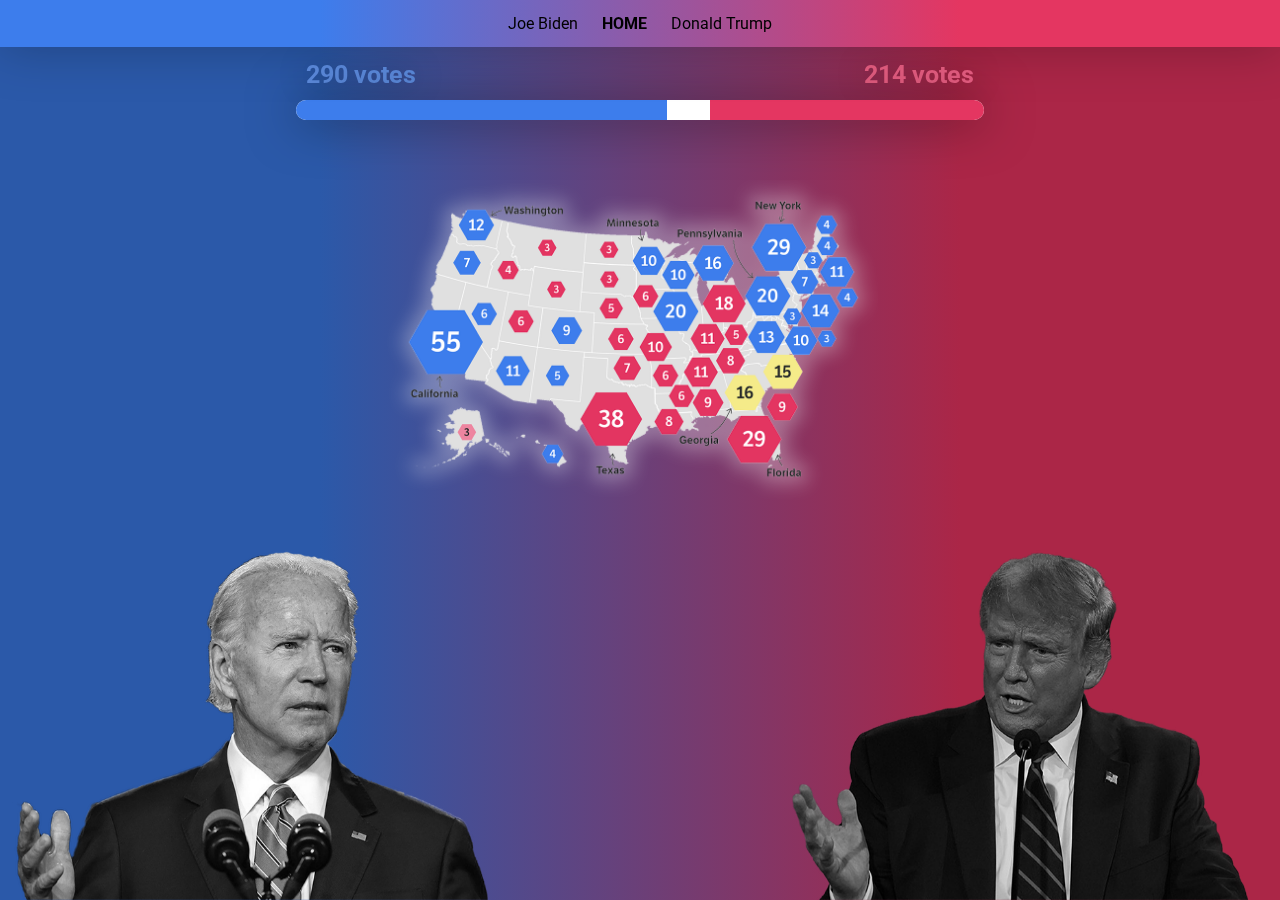
<file: index.html>
<!DOCTYPE html>
<html lang="en">
<head>
    <meta charset="UTF-8">
    <title>Freaky Friday</title>
    <link rel="stylesheet" href="css/stylesheet.css">
    <meta name="viewport" content="width=device-width, initial-scale=1.0">
    <link href="https://fonts.googleapis.com/css2?family=Roboto:wght@400;900&display=swap" rel="stylesheet">
</head>

<body class="home">

<div class="container">
    <div class="navbar">
        <!-- Centered nav-bar -->
        <a href="JoeBiden.html">Joe Biden</a>
        <a class="active">HOME</a>
        <a href="DonaldTrump.html">Donald Trump</a>
    </div>
    
    <div class="voteBar"></div>
    <div class="voteBlue"></div>
    <div class="voteRed"></div>
    
    <div class="blueVoters"> 290 votes</div>
    <div class="redVoters"> 214 votes</div>
    
    <div class="map"></div>
    
    <div class="biden"></div>
    <div class="trump"></div>
</div>


</body>
</html>
</file>
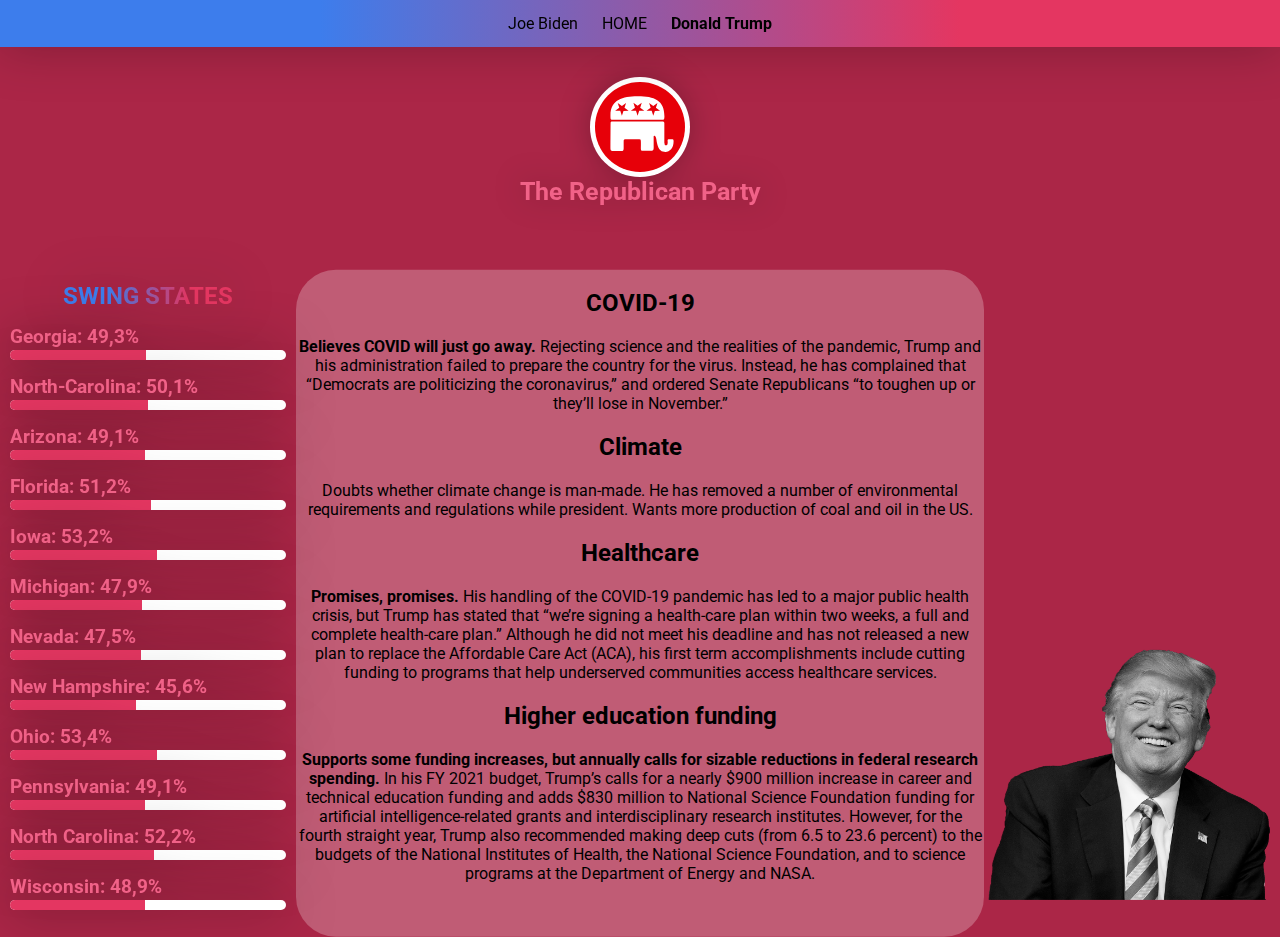
<file: DonaldTrump.html>
<!DOCTYPE html>
<html lang="en">
<head>
    <meta charset="UTF-8">
    <title>Freaky Friday</title>
    <link rel="stylesheet" href="css/stylesheet.css">
    <link rel="stylesheet" href="css/detailedVoteBar.css">
    <meta name="viewport" content="width=device-width, initial-scale=1.0">
    <link href="https://fonts.googleapis.com/css2?family=Roboto:wght@400;900&display=swap" rel="stylesheet">
</head>

<body class="donald">

<div class="container">
    <div class="navbar">
        <!-- Centered nav-bar -->
        <a href="JoeBiden.html">Joe Biden</a>
        <a href="index.html">HOME</a>
        <a class="active">Donald Trump</a>
    </div>
    
    <div class="republic">
        <div class="repImage"></div>
        <a>The Republican Party</a>
    </div>
    <div class="donaldPortrait"></div>
    
    
    <div class="info">
        <h2>COVID-19</h2>
        <p><b>Believes COVID will just go away.</b>
            Rejecting science and the realities of the pandemic,
            Trump and his administration failed to prepare the country for the virus.
            Instead, he has complained that “Democrats are politicizing the coronavirus,”
            and ordered Senate Republicans “to toughen up or they’ll lose in November.”</p>
    
        <h2>Climate</h2>
        <p>Doubts whether climate change is man-made. He has removed a number of environmental requirements and
            regulations while president. Wants more production of coal and oil in the US.</p>
    
        <h2>Healthcare</h2>
        <p><b>Promises, promises.</b>
            His handling of the COVID-19 pandemic has led to a major public health crisis,
            but Trump has stated that “we’re signing a health-care plan within two weeks,
            a full and complete health-care plan.” Although he did not meet his deadline
            and has not released a new plan to replace the Affordable Care Act (ACA),
            his first term accomplishments include cutting funding to programs that help
            underserved communities access healthcare services.</p>
    
        <h2>Higher education funding</h2>
        <p><b>Supports some funding increases, but annually calls for sizable reductions in federal research spending.</b>
            In his FY 2021 budget, Trump’s calls for a nearly $900 million increase in career
            and technical education funding and adds $830 million to National Science Foundation
            funding for artificial intelligence-related grants and interdisciplinary research institutes.
            However, for the fourth straight year, Trump also recommended making deep cuts (from 6.5 to 23.6 percent)
            to the budgets of the National Institutes of Health, the National Science Foundation,
            and to science programs at the Department of Energy and NASA.</p>
    </div>
    
    <div class="swingStates">
        <h2 class="title">SWING STATES</h2>
        
        <div class="miniVoteBar">
            <div class="red49.3"></div>
            <div class="votersRed">Georgia: 49,3%</div>
        </div>
        <div class="miniVoteBar">
            <div class="red50.1"></div>
            <div class="votersRed">North-Carolina: 50,1%</div>
        </div>
        <div class="miniVoteBar">
            <div class="red49.1"></div>
            <div class="votersRed">Arizona: 49,1%</div>
        </div>
        <div class="miniVoteBar">
            <div class="red51.2"></div>
            <div class="votersRed">Florida: 51,2%</div>
        </div>
        <div class="miniVoteBar">
            <div class="red53.2"></div>
            <div class="votersRed">Iowa: 53,2%</div>
        </div>
        <div class="miniVoteBar">
            <div class="red47.9"></div>
            <div class="votersRed">Michigan: 47,9%</div>
        </div>
        <div class="miniVoteBar">
            <div class="red47.5"></div>
            <div class="votersRed">Nevada: 47,5%</div>
        </div>
        <div class="miniVoteBar">
            <div class="red45.6"></div>
            <div class="votersRed">New Hampshire: 45,6%</div>
        </div>
        <div class="miniVoteBar">
            <div class="red53.4"></div>
            <div class="votersRed">Ohio: 53,4%</div>
        </div>
        <div class="miniVoteBar">
            <div class="red49.1"></div>
            <div class="votersRed">Pennsylvania: 49,1%</div>
        </div>
        <div class="miniVoteBar">
            <div class="red52.2"></div>
            <div class="votersRed">North Carolina: 52,2%</div>
        </div>
        <div class="miniVoteBar">
            <div class="red48.9"></div>
            <div class="votersRed">Wisconsin: 48,9%</div>
        </div>
    </div>
</div>

</body>
</html>
</file>
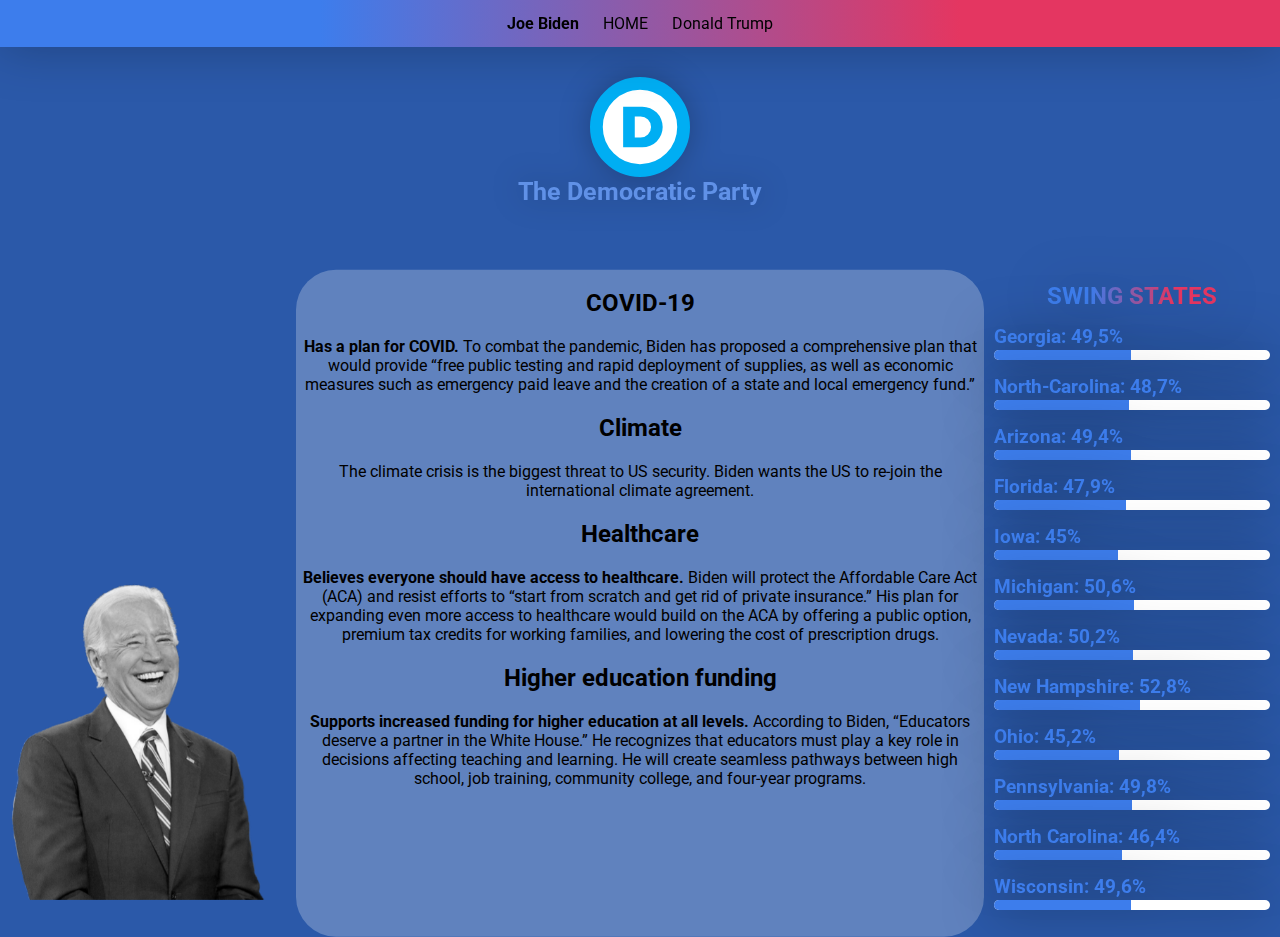
<file: JoeBiden.html>
<!DOCTYPE html>
<html lang="en">
<head>
    <meta charset="UTF-8">
    <title>Freaky Friday</title>
    <link rel="stylesheet" href="css/stylesheet.css">
    <link rel="stylesheet" href="css/detailedVoteBar.css">
    <meta name="viewport" content="width=device-width, initial-scale=1.0">
    <link href="https://fonts.googleapis.com/css2?family=Roboto:wght@400;900&display=swap" rel="stylesheet">
</head>

<body class="joe">

<div class="container">
    <div class="navbar">
        <!-- Centered nav-bar -->
        <a class="active">Joe Biden</a>
        <a href="index.html">HOME</a>
        <a href="DonaldTrump.html">Donald Trump</a>
    </div>
    
    <div class="democrat">
        <div class="demImage"></div>
        <a>The Democratic Party</a>
    </div>
    <div class="bidenPortrait"></div>
    
    <div class="info">
        <h2>COVID-19</h2>
        <p><b>Has a plan for COVID.</b>
            To combat the pandemic,
            Biden has proposed a comprehensive plan that would provide
            “free public testing and rapid deployment of supplies,
            as well as economic measures such as emergency paid leave and
            the creation of a state and local emergency fund.”</p>
        
        <h2>Climate</h2>
        <p>The climate crisis is the biggest threat to US security.
            Biden wants the US to re-join the international climate agreement.</p>
    
        <h2>Healthcare</h2>
        <p><b>Believes everyone should have access to healthcare.</b>
            Biden will protect the Affordable Care Act (ACA) and resist efforts to
            “start from scratch and get rid of private insurance.”
            His plan for expanding even more access to healthcare would build on
            the ACA by offering a public option, premium tax credits for working families,
            and lowering the cost of prescription drugs.</p>
    
        <h2>Higher education funding</h2>
        <p><b>Supports increased funding for higher education at all levels.</b>
            According to Biden, “Educators deserve a partner in the White House.”
            He recognizes that educators must play a key role in decisions affecting teaching and learning.
            He will create seamless pathways between high school, job training,
            community college, and four-year programs.</p>
    </div>
    
    <div class="swingStates rightBar">
        <h2 class="title">SWING STATES</h2>
        
        <div class="miniVoteBar">
            <div class="blue49.5"></div>
            <div class="votersBlue">Georgia: 49,5%</div>
        </div>
        <div class="miniVoteBar">
            <div class="blue48.7"></div>
            <div class="votersBlue">North-Carolina: 48,7%</div>
        </div>
        <div class="miniVoteBar">
            <div class="blue49.4"></div>
            <div class="votersBlue">Arizona: 49,4%</div>
        </div>
        <div class="miniVoteBar">
            <div class="blue47.9"></div>
            <div class="votersBlue">Florida: 47,9%</div>
        </div>
        <div class="miniVoteBar">
            <div class="blue45"></div>
            <div class="votersBlue">Iowa: 45%</div>
        </div>
        <div class="miniVoteBar">
            <div class="blue50.6"></div>
            <div class="votersBlue">Michigan: 50,6%</div>
        </div>
        <div class="miniVoteBar">
            <div class="blue50.2"></div>
            <div class="votersBlue">Nevada: 50,2%</div>
        </div>
        <div class="miniVoteBar">
            <div class="blue52.8"></div>
            <div class="votersBlue">New Hampshire: 52,8%</div>
        </div>
        <div class="miniVoteBar">
            <div class="blue45.2"></div>
            <div class="votersBlue">Ohio: 45,2%</div>
        </div>
        <div class="miniVoteBar">
            <div class="blue49.8"></div>
            <div class="votersBlue">Pennsylvania: 49,8%</div>
        </div>
        <div class="miniVoteBar">
            <div class="blue46.4"></div>
            <div class="votersBlue">North Carolina: 46,4%</div>
        </div>
        <div class="miniVoteBar">
            <div class="blue49.6"></div>
            <div class="votersBlue">Wisconsin: 49,6%</div>
        </div>
    </div>
</div>


</body>
</html>
</file>
<file: css/stylesheet.css>
/* --- BODY --- */

body.home{
    background: linear-gradient(90deg, #2b59a9 25%, #ab2647 75%) repeat-y;
    margin: 0;
}

body.joe {
    background-color: #2b59a9;
    margin: 0;
}

body.donald {
    background-color: #ab2647;
    margin: 0;
}

.title {
    text-align: center;
    font-family: Roboto, sans-serif;
    font-size: 24px;
    background: linear-gradient(90deg, #3d7dec 35%, #E43661 65%);
    -webkit-background-clip: text;
    -webkit-text-fill-color: transparent;
    filter: drop-shadow(0 0 25px rgba(0, 0, 0, 0.25));
}

/* --- NAVBAR --- */

.navbar {
    grid-column-start: 1;
    grid-column-end: end;
    grid-row-start: 1;
    position: fixed;
    text-align: center;
    width: 100%;
    height: 47px;
    background: linear-gradient(90deg, #3d7dec 25%, #E43661 75%);
    filter: drop-shadow(0 0 25px rgba(0, 0, 0, 0.25));
    z-index: 3;
}

.navbar a {
    display: inline-block;
    list-style-type: none;
    text-align: center;

    padding: 14px 10px;
    text-decoration: none;
    font-family: Roboto, sans-serif;
    color: black;
}

.navbar a.active {
    font-weight: bold;
}

.navbar a:hover {
    font-weight: bold;
}

/* --- CONTAINER --- */

.container {
    display: grid;
    grid-template-columns: 1fr 26.9% 26.9% 1fr;
    grid-template-rows: 10% 15% 20% 30%;
    min-height: 90vh;
}

.voteBar {
    width: 100%;
    height: 20px;
    background-color: white;
    transform: translate(0, 100px);
    grid-row-start: 1;
    grid-column-start: 2;
    grid-column-end: 4;
    justify-self: center;
    border-radius: 15px;
    filter: drop-shadow(0 0 25px rgba(0, 0, 0, 0.5));
    z-index: 1;
}

.voteBlue {
    width: 53.9%;
    height: 20px;
    background-color: #3d7dec;
    border-radius: 15px 0 0 15px;
    transform: translate(0, 100px);
    grid-row-start: 1;
    grid-column-start: 2;
    grid-column-end: 4;
    justify-self: start;

    animation-name: loadBar;
    animation-duration: 3s;

    z-index: 2;
}

.voteRed {
    width: 39.8%;
    height: 20px;
    background-color: #E43661;
    border-radius: 0 15px 15px 0;
    transform: translate(0, 100px);
    grid-row-start: 1;
    grid-column-start: 2;
    grid-column-end: 4;
    justify-self: end;

    animation-name: loadBar;
    animation-duration: 3s;

    z-index: 2;
}

@keyframes loadBar {
    from {width: 0;}
}

.blueVoters {
    color: #6091e7;
    font-size: 25px;
    font-family: Roboto, sans-serif;
    font-weight: bold;
    transform: translate(10px, 60px);

    grid-row-start: 1;
    grid-column-start: 2;
    grid-column-end: 4;
    justify-self: start;

    filter: drop-shadow(0 0 15px rgba(0, 0, 0, 0.25));
}

.redVoters {
    color: #f16288;
    font-size: 25px;
    font-family: Roboto, sans-serif;
    font-weight: bold;
    transform: translate(-10px, 60px);

    grid-row-start: 1;
    grid-column-start: 2;
    grid-column-end: 4;
    justify-self: end;

    filter: drop-shadow(0 0 15px rgba(0, 0, 0, 0.25));
}

@media screen and (max-width: 480px) {
    .blueVoters {
        font-size: 5vw;
    }

    .redVoters {
        font-size: 5vw;
    }
}

div.info {
    grid-row-start: 3;
    grid-row-end: end;
    grid-column-start: 2;
    grid-column-end: 4;
    justify-self: center;
    text-align: center;
    float: right;
    background-color: rgba(255, 255, 255, 0.25);
    border-radius: 40px;
    transform: translate(0, 10%);

    font-family: Roboto, sans-serif;
}

/* --- IMAGES --- */

.biden {
    width: 37.5%;
    content: url("../images/Joe Biden BW.png");
    position: fixed;
    left: 10px;
    bottom: 0;
    z-index: 1;
}

.bidenPortrait {
    position: fixed;
    bottom: 0;
    left: 10px;
    width: 20%;
    content: url("../images/Joe Biden Portrait BW.png");

    z-index: 1;
}

.trump {
    width: 37.5%;
    content: url("../images/Donald Trump BW.png");
    z-index: 1;
    position: fixed;
    bottom: 0;
    right: 10px;
}

.donaldPortrait {
    position: fixed;
    bottom: 0;
    right: 10px;
    width: 22%;
    content: url("../images/Donald Trump Portrait BW.png");

    z-index: 1;
}

.map {
    content: url("../images/President Map.png");
    height: 25vw;
    position: absolute;
    left: 30vw;
    top: 20vh;
    z-index: -1;
}

@media screen and (max-width: 1200px) and (max-height: 600px) {
    .map {
        top: 40vh;
    }
}



.democrat{
    grid-row-start: 2;
    grid-row-end: 3;
    grid-column-start: 2;
    grid-column-end: 4;
    justify-self: center;
    align-self: center;

    filter: drop-shadow(0 0 15px rgba(0, 0, 0, 0.25));
}

.demImage {
    content: url("../images/US_Democratic_Party_Logo.svg");
    width: 100px;
    position: relative;
    left: 50%;
    transform: translate(-50%);
}

.democrat a {
    position: relative;
    color: #6091e7;
    font-size: 25px;
    font-family: Roboto, sans-serif;
    font-weight: bold;
}

@media screen and (max-width: 460px) {
    .democrat a {
        font-size: 5vw;
    }
}

.republic{
    grid-row-start: 2;
    grid-row-end: 3;
    grid-column-start: 2;
    grid-column-end: 4;
    justify-self: center;
    align-self: center;

    filter: drop-shadow(0 0 15px rgba(0, 0, 0, 0.25));
}

.repImage {
    content: url("../images/US_Republican_Party_Logo.svg");
    width: 100px;
    position: relative;
    left: 50%;
    transform: translate(-50%);
}

.republic a {
    position: relative;
    color: #f16288;
    font-size: 25px;
    font-family: Roboto, sans-serif;
    font-weight: bold;
}

@media screen and (max-width: 460px) {
    .republic a {
        font-size: 5vw;
    }
}
</file>
<file: css/detailedVoteBar.css>
div.swingStates {
    grid-row-start: 3;
    grid-row-end: end;
    margin: 10px;
    transform: translate(0, 50px);
}

div.swingStates.rightBar {
    grid-column-start: 4;
    grid-column-end: end;
}

div.swingStates div.miniVoteBar {
    width: 100%;
    height: 10px;
    background-color: white;
    border-radius: 15px;
    filter: drop-shadow(0 0 25px rgba(0, 0, 0, 0.5));
    margin-top: 40px;
}

div.votersRed {
    color: #f16288;
    font-size: 1.5vw;
    font-family: Roboto, sans-serif;
    font-weight: bold;
    transform: translate(0, -35px);
}

div.votersBlue {
    color: #3d7dec;
    font-size: 1.5vw;
    font-family: Roboto, sans-serif;
    font-weight: bold;
    transform: translate(0, -35px);
}

/* --- RED VOTEBAR ---*/

div.red45\.6 {
    width: 45.6%;
    height: 10px;
    background-color: #E43661;
    border-radius: 15px 0 0 15px;
    transform: translate(0, 0px);
}

div.red47\.5 {
    width: 47.5%;
    height: 10px;
    background-color: #E43661;
    border-radius: 15px 0 0 15px;
    transform: translate(0, 0px);
}

div.red47\.9 {
    width: 47.9%;
    height: 10px;
    background-color: #E43661;
    border-radius: 15px 0 0 15px;
    transform: translate(0, 0px);
}

div.red48\.9 {
    width: 48.9%;
    height: 10px;
    background-color: #E43661;
    border-radius: 15px 0 0 15px;
    transform: translate(0, 0px);
}

div.red49\.1 {
    width: 49.1%;
    height: 10px;
    background-color: #E43661;
    border-radius: 15px 0 0 15px;
    transform: translate(0, 0px);
}

div.red49\.3 {
    width: 49.3%;
    height: 10px;
    background-color: #E43661;
    border-radius: 15px 0 0 15px;
    transform: translate(0, 0px);
}

div.red50\.1 {
    width: 50.1%;
    height: 10px;
    background-color: #E43661;
    border-radius: 15px 0 0 15px;
    transform: translate(0, 0px);
}

div.red51\.2 {
    width: 51.2%;
    height: 10px;
    background-color: #E43661;
    border-radius: 15px 0 0 15px;
    transform: translate(0, 0px);
}

div.red52\.2 {
    width: 52.2%;
    height: 10px;
    background-color: #E43661;
    border-radius: 15px 0 0 15px;
    transform: translate(0, 0px);
}

div.red53\.2 {
    width: 53.2%;
    height: 10px;
    background-color: #E43661;
    border-radius: 15px 0 0 15px;
    transform: translate(0, 0px);
}

div.red53\.4 {
    width: 53.4%;
    height: 10px;
    background-color: #E43661;
    border-radius: 15px 0 0 15px;
    transform: translate(0, 0px);
}

/* --- BLUE VOTEBAR --- */

div.blue45 {
    width: 45%;
    height: 10px;
    background-color: #3d7dec;
    border-radius: 15px 0 0 15px;
    transform: translate(0, 0px);
}

div.blue45\.2 {
    width: 45.2%;
    height: 10px;
    background-color: #3d7dec;
    border-radius: 15px 0 0 15px;
    transform: translate(0, 0px);
}

div.blue46\.4 {
    width: 46.4%;
    height: 10px;
    background-color: #3d7dec;
    border-radius: 15px 0 0 15px;
    transform: translate(0, 0px);
}

div.blue47\.9 {
    width: 47.9%;
    height: 10px;
    background-color: #3d7dec;
    border-radius: 15px 0 0 15px;
    transform: translate(0, 0px);
}

div.blue48\.7 {
    width: 48.7%;
    height: 10px;
    background-color: #3d7dec;
    border-radius: 15px 0 0 15px;
    transform: translate(0, 0px);
}

div.blue49\.4 {
    width: 49.4%;
    height: 10px;
    background-color: #3d7dec;
    border-radius: 15px 0 0 15px;
    transform: translate(0, 0px);
}

div.blue49\.5 {
    width: 49.5%;
    height: 10px;
    background-color: #3d7dec;
    border-radius: 15px 0 0 15px;
    transform: translate(0, 0px);
}

div.blue49\.6 {
    width: 49.6%;
    height: 10px;
    background-color: #3d7dec;
    border-radius: 15px 0 0 15px;
    transform: translate(0, 0px);
}

div.blue49\.8 {
    width: 49.8%;
    height: 10px;
    background-color: #3d7dec;
    border-radius: 15px 0 0 15px;
    transform: translate(0, 0px);
}

div.blue50\.2 {
    width: 50.2%;
    height: 10px;
    background-color: #3d7dec;
    border-radius: 15px 0 0 15px;
    transform: translate(0, 0px);
}

div.blue50\.6 {
    width: 50.6%;
    height: 10px;
    background-color: #3d7dec;
    border-radius: 15px 0 0 15px;
    transform: translate(0, 0px);
}

div.blue52\.8 {
    width: 52.8%;
    height: 10px;
    background-color: #3d7dec;
    border-radius: 15px 0 0 15px;
    transform: translate(0, 0px);
}
</file>
